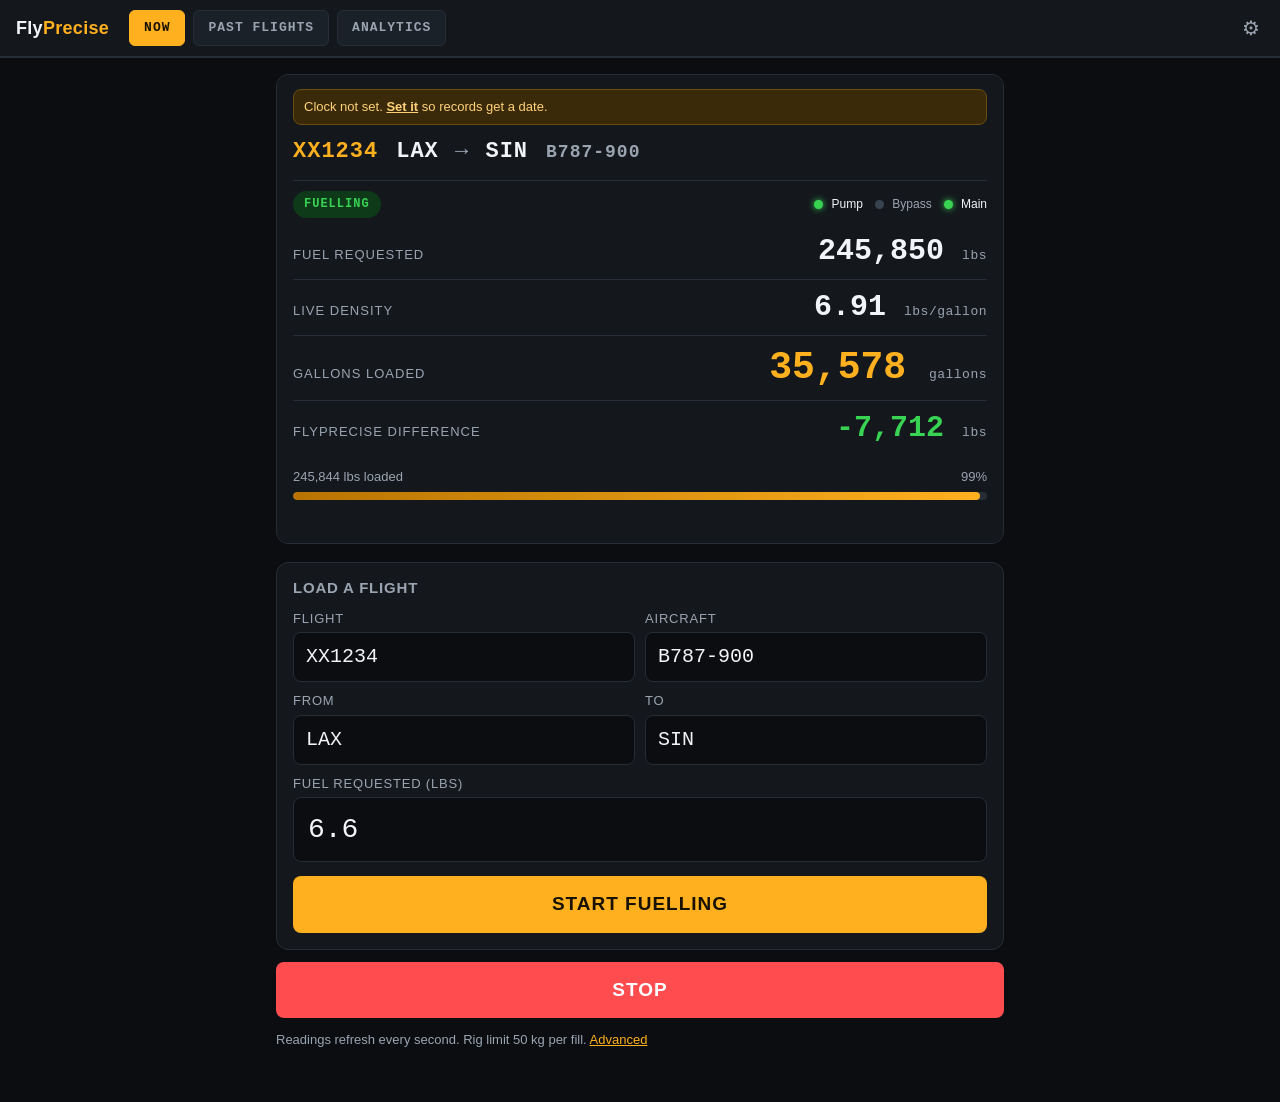
<file: frontend/index.html>
<!doctype html>
<html lang="en">
  <head>
    <meta charset="utf-8" />
    <meta name="viewport" content="width=device-width,initial-scale=1" />
    <title>FlyPrecise</title>
    <link rel="manifest" href="manifest.json" />
    <link rel="icon" href="icon.svg" type="image/svg+xml" />
    <link rel="apple-touch-icon" href="icon.svg" />
    <meta name="theme-color" content="#0b0d10" />
    <link rel="stylesheet" href="style.css" />
  </head>
  <body>
    <header>
      <a class="brand" href="index.html">Fly<span>Precise</span></a>
      <nav class="tabs">
        <a href="index.html" class="on">NOW</a>
        <a href="past.html">PAST FLIGHTS</a>
        <a href="analytics.html">ANALYTICS</a>
      </nav>
      <a class="gear" href="settings.html" title="Settings">&#9881;</a>
    </header>
    <main>
      <iframe class="live" src="live.html" title="Live readings"></iframe>
      <form class="load" method="post" action="/start">
        <h2>Load a flight</h2>
        <div class="grid">
          <label>
            Flight
            <input
              name="flight"
              type="text"
              maxlength="10"
              placeholder="XX1234"
              autocomplete="off"
              required
              value="XX1234"
            />
          </label>
          <label>
            Aircraft
            <input
              name="acft"
              type="text"
              maxlength="14"
              placeholder="B787-900"
              autocomplete="off"
              value="B787-900"
            />
          </label>
          <label>
            From
            <input name="from" type="text" maxlength="4" placeholder="LAX" autocomplete="off" value="LAX" />
          </label>
          <label>
            To
            <input name="to" type="text" maxlength="4" placeholder="SIN" autocomplete="off" value="SIN" />
          </label>
        </div>
        <label class="fuel">
          Fuel requested (lbs)
          <input
            name="fuel"
            type="number"
            inputmode="decimal"
            min="0.1"
            max="110"
            step="0.1"
            placeholder="0.0"
            required
            value="6.6"
          />
        </label>
        <button class="btn start" type="submit">START FUELLING</button>
      </form>
      <form method="post" action="/stop"><button class="btn stop" type="submit">STOP</button></form>
      <p class="hint">
        Readings refresh every second. Rig limit 50 kg per fill.
        <a href="advanced.html">Advanced</a>
      </p>
    </main>
  </body>
</html>
</file>
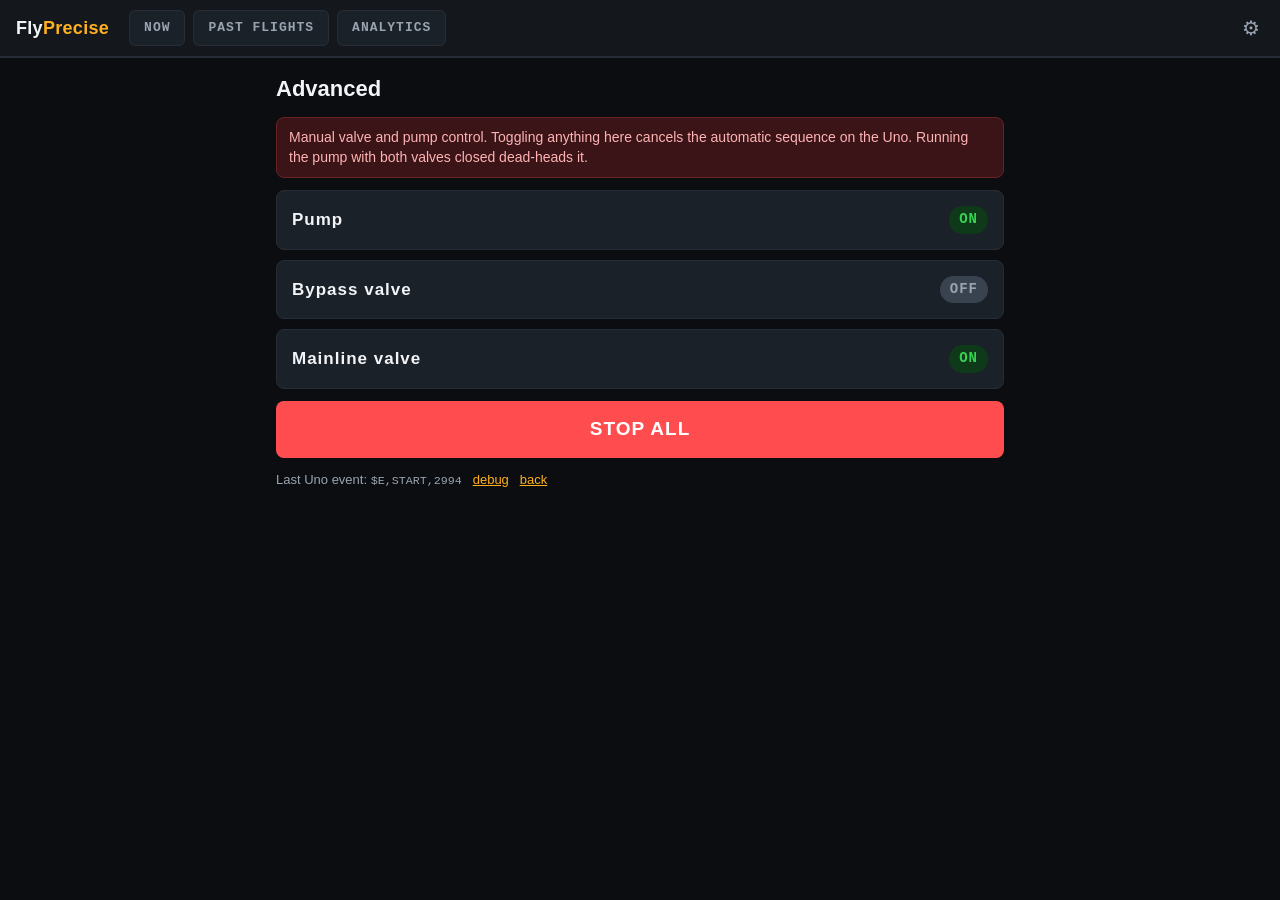
<file: frontend/advanced.html>
<!doctype html>
<html lang="en">
  <head>
    <meta charset="utf-8" />
    <meta name="viewport" content="width=device-width,initial-scale=1" />
    <title>FlyPrecise</title>
    <link rel="manifest" href="manifest.json" />
    <link rel="icon" href="icon.svg" type="image/svg+xml" />
    <link rel="apple-touch-icon" href="icon.svg" />
    <meta name="theme-color" content="#0b0d10" />
    <link rel="stylesheet" href="style.css" />
  </head>
  <body>
    <header>
      <a class="brand" href="index.html">Fly<span>Precise</span></a>
      <nav class="tabs">
        <a href="index.html">NOW</a>
        <a href="past.html">PAST FLIGHTS</a>
        <a href="analytics.html">ANALYTICS</a>
      </nav>
      <a class="gear" href="settings.html" title="Settings">&#9881;</a>
    </header>
    <main>
      <h1>Advanced</h1>
      <div class="banner err">
        Manual valve and pump control. Toggling anything here cancels the automatic sequence on the Uno.
        Running the pump with both valves closed dead-heads it.
      </div>
      <div class="adv">
        <form method="post" action="/advanced">
          <input type="hidden" name="cmd" value="P" />
          <button class="btn adv-btn" type="submit">
            <span>Pump</span>
            <b class="state on">ON</b>
          </button>
        </form>
        <form method="post" action="/advanced">
          <input type="hidden" name="cmd" value="B" />
          <button class="btn adv-btn" type="submit">
            <span>Bypass valve</span>
            <b class="state">OFF</b>
          </button>
        </form>
        <form method="post" action="/advanced">
          <input type="hidden" name="cmd" value="M" />
          <button class="btn adv-btn" type="submit">
            <span>Mainline valve</span>
            <b class="state on">ON</b>
          </button>
        </form>
      </div>
      <form method="post" action="/stop"><button class="btn stop" type="submit">STOP ALL</button></form>
      <p class="hint">
        Last Uno event:
        <code>$E,START,2994</code>
        &nbsp;
        <a href="/debug">debug</a>
        &nbsp;
        <a href="index.html">back</a>
      </p>
    </main>
  </body>
</html>
</file>
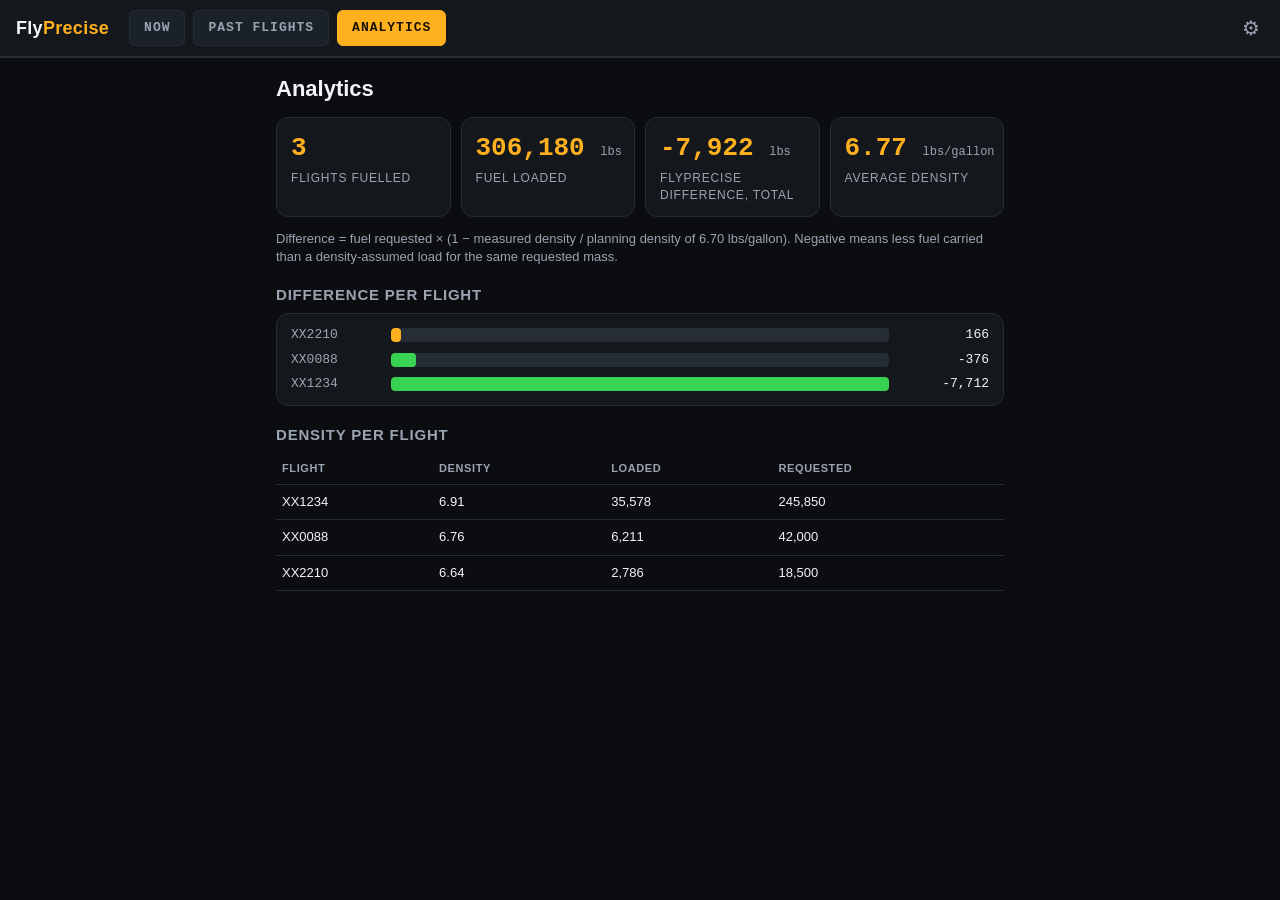
<file: frontend/analytics.html>
<!doctype html>
<html lang="en">
  <head>
    <meta charset="utf-8" />
    <meta name="viewport" content="width=device-width,initial-scale=1" />
    <title>FlyPrecise</title>
    <link rel="manifest" href="manifest.json" />
    <link rel="icon" href="icon.svg" type="image/svg+xml" />
    <link rel="apple-touch-icon" href="icon.svg" />
    <meta name="theme-color" content="#0b0d10" />
    <link rel="stylesheet" href="style.css" />
  </head>
  <body>
    <header>
      <a class="brand" href="index.html">Fly<span>Precise</span></a>
      <nav class="tabs">
        <a href="index.html">NOW</a>
        <a href="past.html">PAST FLIGHTS</a>
        <a href="analytics.html" class="on">ANALYTICS</a>
      </nav>
      <a class="gear" href="settings.html" title="Settings">&#9881;</a>
    </header>
    <main>
      <h1>Analytics</h1>
      <div class="tiles">
        <div class="tile">
          <div class="tv">
            3
            <small></small>
          </div>
          <div class="tl">Flights fuelled</div>
        </div>
        <div class="tile">
          <div class="tv">
            306,180
            <small>lbs</small>
          </div>
          <div class="tl">Fuel loaded</div>
        </div>
        <div class="tile">
          <div class="tv">
            -7,922
            <small>lbs</small>
          </div>
          <div class="tl">FlyPrecise difference, total</div>
        </div>
        <div class="tile">
          <div class="tv">
            6.77
            <small>lbs/gallon</small>
          </div>
          <div class="tl">Average density</div>
        </div>
      </div>
      <p class="hint">
        Difference = fuel requested &times; (1 &minus; measured density / planning density of 6.70
        lbs/gallon). Negative means less fuel carried than a density-assumed load for the same requested mass.
      </p>
      <h2>Difference per flight</h2>
      <div class="chart">
        <div class="cr">
          <span class="cl">XX2210</span>
          <span class="cb"><i class="pos" style="width: 2%"></i></span>
          <span class="cv">166</span>
        </div>
        <div class="cr">
          <span class="cl">XX0088</span>
          <span class="cb"><i class="neg" style="width: 5%"></i></span>
          <span class="cv">-376</span>
        </div>
        <div class="cr">
          <span class="cl">XX1234</span>
          <span class="cb"><i class="neg" style="width: 100%"></i></span>
          <span class="cv">-7,712</span>
        </div>
      </div>
      <h2>Density per flight</h2>
      <div class="tablewrap">
        <table>
          <thead>
            <tr>
              <th>Flight</th>
              <th>Density</th>
              <th>Loaded</th>
              <th>Requested</th>
            </tr>
          </thead>
          <tbody>
            <tr>
              <td>XX1234</td>
              <td>6.91</td>
              <td>35,578</td>
              <td>245,850</td>
            </tr>
            <tr>
              <td>XX0088</td>
              <td>6.76</td>
              <td>6,211</td>
              <td>42,000</td>
            </tr>
            <tr>
              <td>XX2210</td>
              <td>6.64</td>
              <td>2,786</td>
              <td>18,500</td>
            </tr>
          </tbody>
        </table>
      </div>
    </main>
  </body>
</html>
</file>
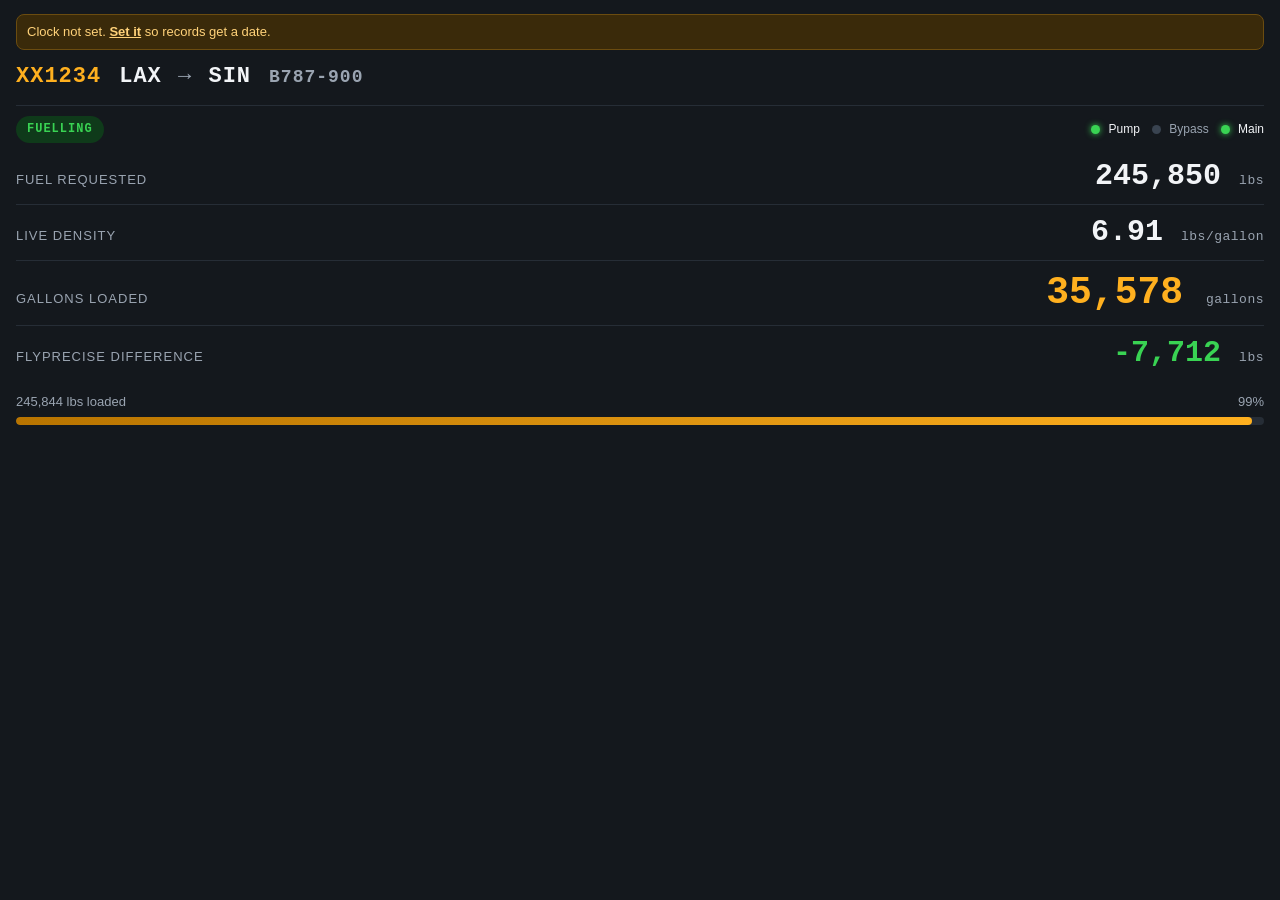
<file: frontend/live.html>
<!doctype html>
<html lang="en">
  <head>
    <meta charset="utf-8" />
    <meta name="viewport" content="width=device-width,initial-scale=1" />
    <meta http-equiv="refresh" content="1" />
    <title>FlyPrecise</title>
    <link rel="stylesheet" href="style.css" />
  </head>
  <body class="live">
    <div class="banner warn">
      Clock not set.
      <a href="settings.html" target="_top">Set it</a>
      so records get a date.
    </div>
    <div class="flight">
      <b>XX1234</b>
      <span class="route">
        LAX
        <i>&rarr;</i>
        SIN
      </span>
      <span class="acft">B787-900</span>
    </div>
    <div class="status">
      <span class="pill p-run">FUELLING</span>
      <span class="dots">
        <span class="dot on">
          <i></i>
          Pump
        </span>
        <span class="dot">
          <i></i>
          Bypass
        </span>
        <span class="dot on">
          <i></i>
          Main
        </span>
      </span>
    </div>
    <div class="readouts">
      <div class="ro">
        <span class="lbl">Fuel requested</span>
        <span class="num">
          245,850
          <small>lbs</small>
        </span>
      </div>
      <div class="ro">
        <span class="lbl">Live density</span>
        <span class="num">
          6.91
          <small>lbs/gallon</small>
        </span>
      </div>
      <div class="ro big">
        <span class="lbl">Gallons loaded</span>
        <span class="num">
          35,578
          <small>gallons</small>
        </span>
      </div>
      <div class="ro diff">
        <span class="lbl">FlyPrecise difference</span>
        <span class="num">
          -7,712
          <small>lbs</small>
        </span>
      </div>
    </div>
    <div class="target">
      <span>245,844 lbs loaded</span>
      <span>99%</span>
    </div>
    <div class="bar"><div style="width: 99%"></div></div>
  </body>
</html>
</file>
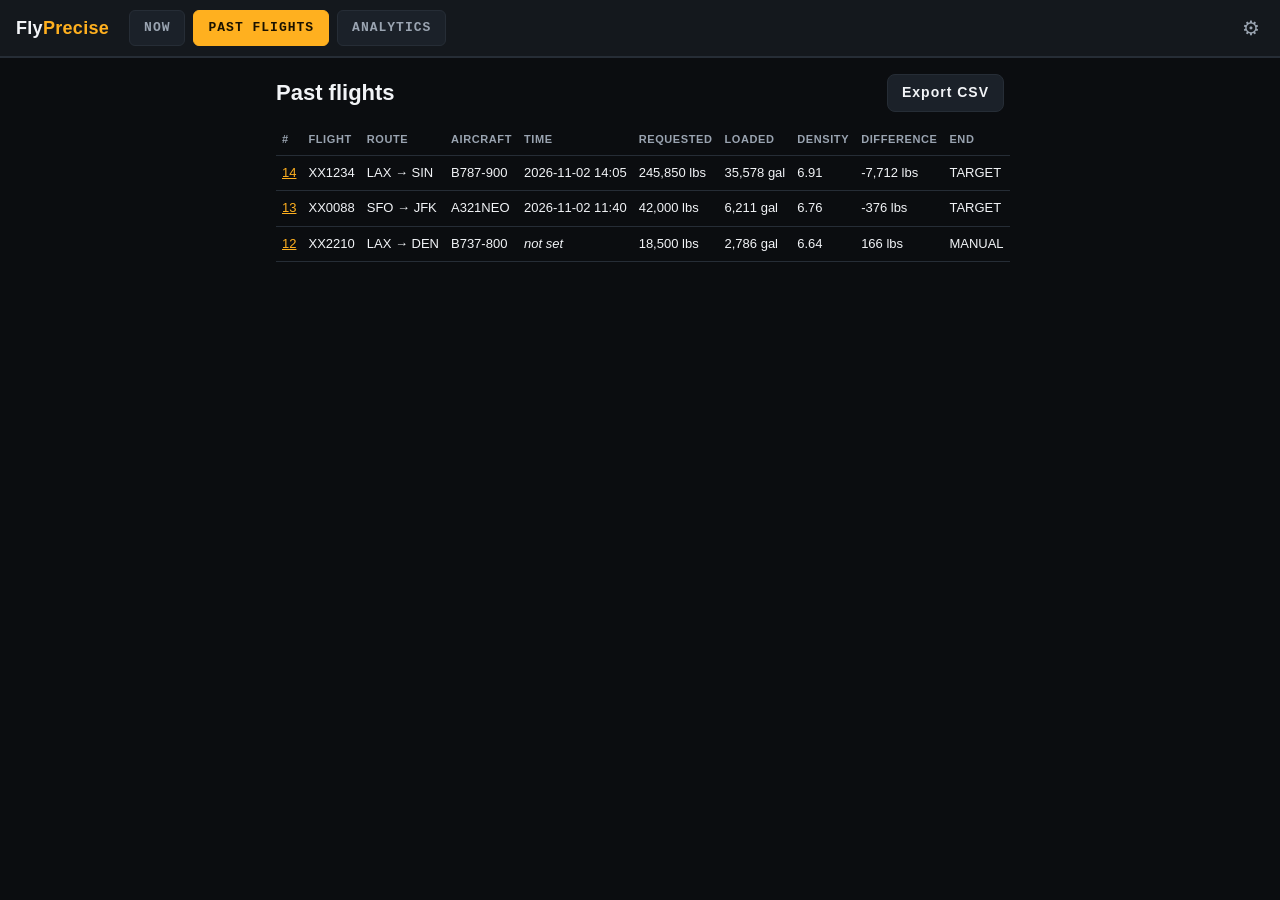
<file: frontend/past.html>
<!doctype html>
<html lang="en">
  <head>
    <meta charset="utf-8" />
    <meta name="viewport" content="width=device-width,initial-scale=1" />
    <title>FlyPrecise</title>
    <link rel="manifest" href="manifest.json" />
    <link rel="icon" href="icon.svg" type="image/svg+xml" />
    <link rel="apple-touch-icon" href="icon.svg" />
    <meta name="theme-color" content="#0b0d10" />
    <link rel="stylesheet" href="style.css" />
  </head>
  <body>
    <header>
      <a class="brand" href="index.html">Fly<span>Precise</span></a>
      <nav class="tabs">
        <a href="index.html">NOW</a>
        <a href="past.html" class="on">PAST FLIGHTS</a>
        <a href="analytics.html">ANALYTICS</a>
      </nav>
      <a class="gear" href="settings.html" title="Settings">&#9881;</a>
    </header>
    <main>
      <div class="row">
        <h1>Past flights</h1>
        <a class="btn small" href="/export.csv">Export CSV</a>
      </div>
      <div class="tablewrap">
        <table>
          <thead>
            <tr>
              <th>#</th>
              <th>Flight</th>
              <th>Route</th>
              <th>Aircraft</th>
              <th>Time</th>
              <th>Requested</th>
              <th>Loaded</th>
              <th>Density</th>
              <th>Difference</th>
              <th>End</th>
            </tr>
          </thead>
          <tbody>
            <tr>
              <td><a href="slip.html">14</a></td>
              <td>XX1234</td>
              <td>LAX &rarr; SIN</td>
              <td>B787-900</td>
              <td>2026-11-02 14:05</td>
              <td>245,850 lbs</td>
              <td>35,578 gal</td>
              <td>6.91</td>
              <td>-7,712 lbs</td>
              <td>TARGET</td>
            </tr>
            <tr>
              <td><a href="slip.html">13</a></td>
              <td>XX0088</td>
              <td>SFO &rarr; JFK</td>
              <td>A321NEO</td>
              <td>2026-11-02 11:40</td>
              <td>42,000 lbs</td>
              <td>6,211 gal</td>
              <td>6.76</td>
              <td>-376 lbs</td>
              <td>TARGET</td>
            </tr>
            <tr>
              <td><a href="slip.html">12</a></td>
              <td>XX2210</td>
              <td>LAX &rarr; DEN</td>
              <td>B737-800</td>
              <td><i>not set</i></td>
              <td>18,500 lbs</td>
              <td>2,786 gal</td>
              <td>6.64</td>
              <td>166 lbs</td>
              <td>MANUAL</td>
            </tr>
          </tbody>
        </table>
      </div>
    </main>
  </body>
</html>
</file>
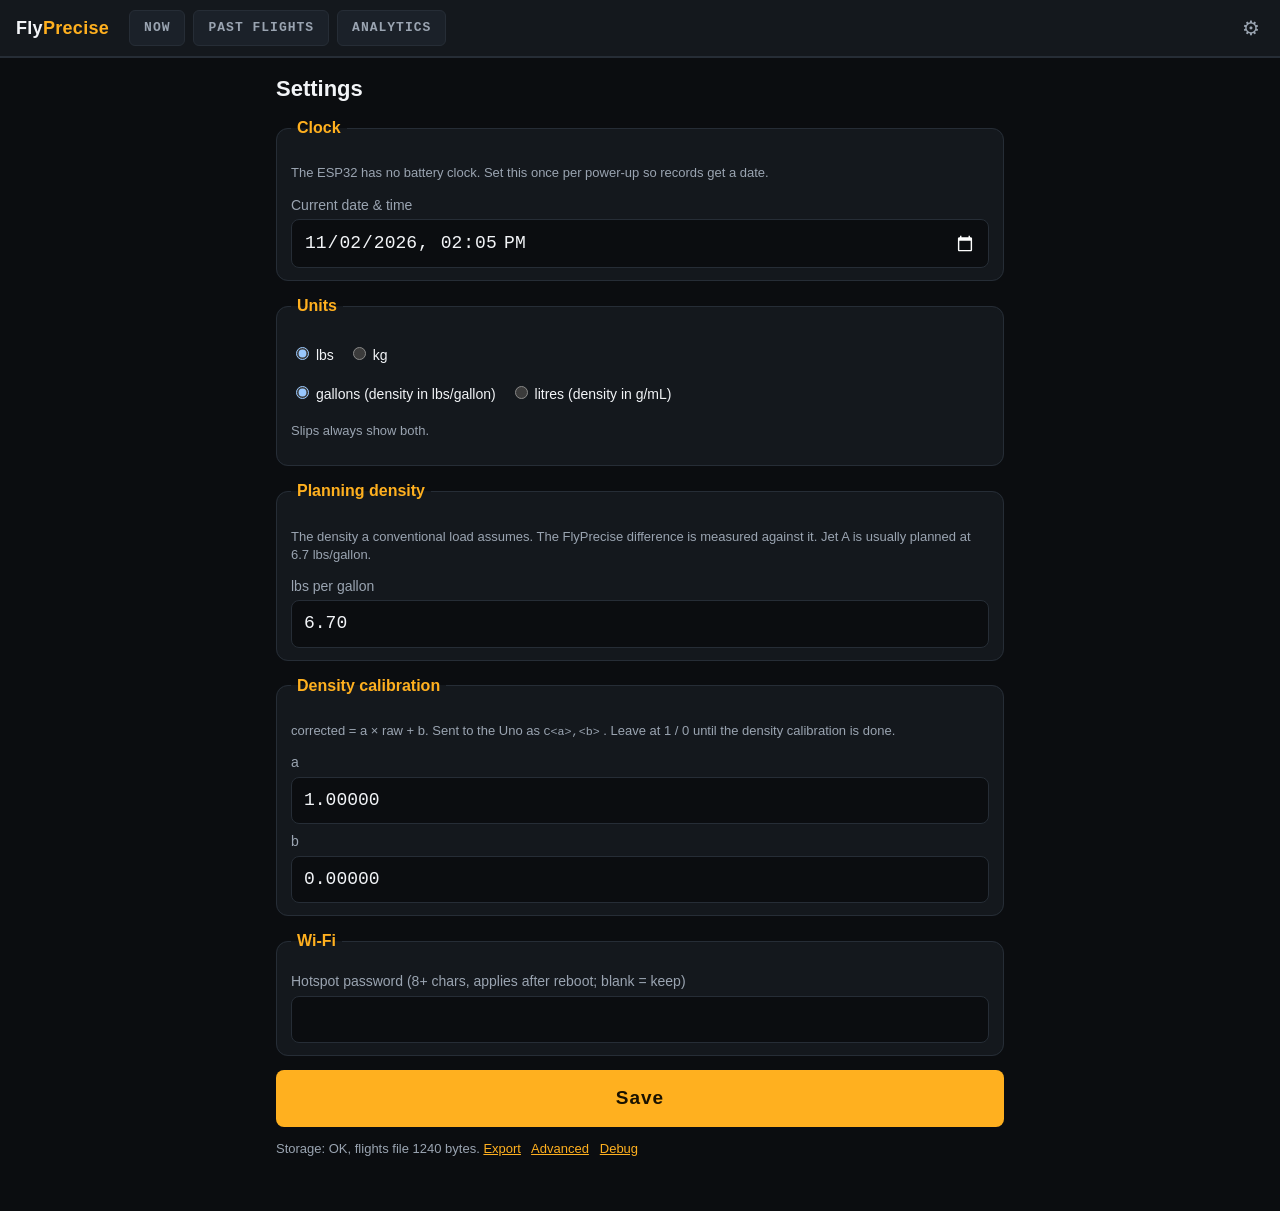
<file: frontend/settings.html>
<!doctype html>
<html lang="en">
  <head>
    <meta charset="utf-8" />
    <meta name="viewport" content="width=device-width,initial-scale=1" />
    <title>FlyPrecise</title>
    <link rel="manifest" href="manifest.json" />
    <link rel="icon" href="icon.svg" type="image/svg+xml" />
    <link rel="apple-touch-icon" href="icon.svg" />
    <meta name="theme-color" content="#0b0d10" />
    <link rel="stylesheet" href="style.css" />
  </head>
  <body>
    <header>
      <a class="brand" href="index.html">Fly<span>Precise</span></a>
      <nav class="tabs">
        <a href="index.html">NOW</a>
        <a href="past.html">PAST FLIGHTS</a>
        <a href="analytics.html">ANALYTICS</a>
      </nav>
      <a class="gear" href="settings.html" title="Settings">&#9881;</a>
    </header>
    <main>
      <h1>Settings</h1>
      <form method="post" action="/settings" class="settings">
        <fieldset>
          <legend>Clock</legend>
          <p class="hint">
            The ESP32 has no battery clock. Set this once per power-up so records get a date.
          </p>
          <label for="dt">Current date &amp; time</label>
          <input id="dt" name="dt" type="datetime-local" value="2026-11-02T14:05" />
        </fieldset>
        <fieldset>
          <legend>Units</legend>
          <div class="opts">
            <label class="opt">
              <input type="radio" name="um" value="lb" checked />
              lbs
            </label>
            <label class="opt">
              <input type="radio" name="um" value="kg" />
              kg
            </label>
          </div>
          <div class="opts">
            <label class="opt">
              <input type="radio" name="uv" value="gal" checked />
              gallons (density in lbs/gallon)
            </label>
            <label class="opt">
              <input type="radio" name="uv" value="L" />
              litres (density in g/mL)
            </label>
          </div>
          <p class="hint">Slips always show both.</p>
        </fieldset>
        <fieldset>
          <legend>Planning density</legend>
          <p class="hint">
            The density a conventional load assumes. The FlyPrecise difference is measured against it. Jet A
            is usually planned at 6.7 lbs/gallon.
          </p>
          <label for="nd">lbs per gallon</label>
          <input id="nd" name="nd" type="number" step="0.01" min="5" max="9" value="6.70" />
        </fieldset>
        <fieldset>
          <legend>Density calibration</legend>
          <p class="hint">
            corrected = a &times; raw + b. Sent to the Uno as
            <code>C&lt;a&gt;,&lt;b&gt;</code>
            . Leave at 1 / 0 until the density calibration is done.
          </p>
          <label for="ca">a</label>
          <input id="ca" name="ca" type="number" step="any" value="1.00000" />
          <label for="cb">b</label>
          <input id="cb" name="cb" type="number" step="any" value="0.00000" />
        </fieldset>
        <fieldset>
          <legend>Wi-Fi</legend>
          <label for="ap">Hotspot password (8+ chars, applies after reboot; blank = keep)</label>
          <input id="ap" name="ap" type="text" minlength="8" maxlength="32" autocomplete="off" />
        </fieldset>
        <button class="btn start" type="submit">Save</button>
      </form>
      <p class="hint">
        Storage: OK, flights file 1240 bytes.
        <a href="/export.csv">Export</a>
        &nbsp;
        <a href="advanced.html">Advanced</a>
        &nbsp;
        <a href="/debug">Debug</a>
      </p>
    </main>
  </body>
</html>
</file>
<file: frontend/style.css>
/* FlyPrecise dashboard. Pure CSS, no JS. Layout per the team sketch: tab bar, flight line, label : value readouts. */
:root{
  --bg:#0b0d10;--panel:#14181d;--panel2:#1b2129;--line:#262d36;
  --fg:#f2f4f7;--fg2:#9aa4b1;--amber:#ffb01f;--amber2:#b87400;
  --green:#39d353;--red:#ff4d4f;--blue:#4ea1ff;
  --radius:12px;--mono:ui-monospace,SFMono-Regular,Menlo,Consolas,"Liberation Mono",monospace;
  --sans:-apple-system,BlinkMacSystemFont,"Segoe UI",Roboto,Helvetica,Arial,sans-serif;
  color-scheme:dark;
}
*{box-sizing:border-box}
html,body{margin:0;padding:0}
body{background:var(--bg);color:var(--fg);font:16px/1.4 var(--sans);-webkit-text-size-adjust:100%}
a{color:var(--amber)}
main{max-width:760px;margin:0 auto;padding:16px 16px 40px}
h1{font-size:22px;margin:0 0 12px}
h2{font-size:15px;margin:18px 0 8px;color:var(--fg2);text-transform:uppercase;letter-spacing:.8px}
code{font-family:var(--mono);font-size:.9em;color:var(--fg2)}

/* header + tab bar (sketch: three boxed tabs along the top) */
header{display:flex;align-items:center;gap:14px;padding:10px 16px;border-bottom:2px solid var(--line);background:var(--panel);position:sticky;top:0;z-index:1}
.brand{font-weight:800;font-size:18px;letter-spacing:.3px;color:var(--fg);text-decoration:none;margin-right:6px;white-space:nowrap}
.brand span{color:var(--amber)}
.tabs{display:flex;gap:8px;flex:1;min-width:0;overflow-x:auto}
.tabs a{font-family:var(--mono);font-weight:700;font-size:13px;letter-spacing:1px;color:var(--fg2);text-decoration:none;
  padding:8px 14px;border:1px solid var(--line);border-radius:6px;background:var(--panel2);white-space:nowrap}
.tabs a.on{background:var(--amber);color:#1a1200;border-color:var(--amber)}
.gear{color:var(--fg2);text-decoration:none;font-size:20px;line-height:1;padding:4px}
.gear:hover{color:var(--fg)}

/* flash + banners */
.flash,.banner{border-radius:8px;padding:10px 12px;margin:0 0 12px;font-size:14px}
.flash.ok,.banner.ok{background:#11331a;color:#9ef0a9;border:1px solid #1e5c2b}
.flash.err,.banner.err{background:#3a1416;color:#ffb3b5;border:1px solid #6b2225}
.banner.warn{background:#3a2a0a;color:#ffd27a;border:1px solid #6b4c10}
.banner a{color:inherit;font-weight:600}
.hint{color:var(--fg2);font-size:13px}

/* live iframe (parent page) */
iframe.live{display:block;width:100%;height:470px;border:1px solid var(--line);border-radius:var(--radius);background:var(--panel);margin-bottom:18px}

/* live page (inside the iframe) */
body.live{background:var(--panel);padding:14px 16px;overflow-x:hidden}
body.live .banner{margin-bottom:8px;padding:8px 10px;font-size:13px}
.flight{display:flex;flex-wrap:wrap;align-items:baseline;gap:6px 18px;font-family:var(--mono);font-size:22px;font-weight:700;letter-spacing:1px;
  padding:4px 0 12px;border-bottom:1px solid var(--line);margin-bottom:10px}
.flight b{color:var(--amber)}
.flight .route i{font-style:normal;color:var(--fg2);padding:0 2px}
.flight .acft{color:var(--fg2);font-weight:600;font-size:18px}
.flight.none{color:var(--fg2);font-weight:600;font-size:17px}
.status{display:flex;align-items:center;justify-content:space-between;margin-bottom:6px}
.pill{font-family:var(--mono);font-weight:700;font-size:12px;letter-spacing:1px;padding:5px 11px;border-radius:999px;background:#2a313b;color:var(--fg2)}
.p-idle{background:#2a313b;color:#c7ced8}
.p-prime{background:#4a3300;color:var(--amber)}
.p-run{background:#0f3a1a;color:var(--green);animation:pulse 1.2s ease-in-out infinite}
.p-nolink{background:#3a1416;color:#ff8a8c}
@keyframes pulse{0%,100%{box-shadow:0 0 0 0 rgba(57,211,83,.45)}50%{box-shadow:0 0 0 6px rgba(57,211,83,0)}}
@media (prefers-reduced-motion:reduce){.p-run{animation:none}}
.dots{display:flex;gap:12px;font-size:12px;color:var(--fg2)}
.dot i{display:inline-block;width:9px;height:9px;border-radius:50%;background:#394350;margin-right:5px;vertical-align:-1px}
.dot.on i{background:var(--green);box-shadow:0 0 6px var(--green)}
.dot.on{color:var(--fg)}

/* readouts: LABEL ........ VALUE unit, one per line like the sketch */
.readouts{display:grid}
.ro{display:flex;justify-content:space-between;align-items:baseline;gap:12px;padding:11px 0;border-bottom:1px solid var(--line)}
.ro:last-child{border-bottom:0}
.lbl{font-size:13px;color:var(--fg2);text-transform:uppercase;letter-spacing:1px;white-space:nowrap}
.num{font-family:var(--mono);font-variant-numeric:tabular-nums;font-size:30px;font-weight:600;line-height:1.1;text-align:right;white-space:nowrap}
.num small{font-size:13px;color:var(--fg2);font-weight:500;letter-spacing:.5px}
.ro.big .num{font-size:38px;color:var(--amber)}
.ro.diff .num{color:var(--green)}
.target{display:flex;justify-content:space-between;font-size:13px;color:var(--fg2);margin:12px 0 6px;font-variant-numeric:tabular-nums}
.bar{height:8px;background:#262d36;border-radius:999px;overflow:hidden}
.bar div{height:100%;background:linear-gradient(90deg,var(--amber2),var(--amber));border-radius:999px}

/* load-a-flight form */
form.load{display:grid;gap:10px;margin-bottom:12px;background:var(--panel);border:1px solid var(--line);border-radius:var(--radius);padding:14px 16px 16px}
form.load h2{margin:0 0 2px}
.grid{display:grid;grid-template-columns:1fr 1fr;gap:10px}
.grid label,label.fuel{display:grid;gap:4px}
label{font-size:13px;color:var(--fg2);text-transform:uppercase;letter-spacing:.8px}
input[type=number],input[type=datetime-local],input[type=text]{
  width:100%;font:inherit;font-family:var(--mono);font-size:20px;padding:10px 12px;border-radius:8px;
  border:1px solid var(--line);background:var(--bg);color:var(--fg);text-transform:uppercase}
input[type=number]{text-transform:none}
label.fuel input{font-size:28px;padding:12px 14px}
input:focus{outline:2px solid var(--amber);border-color:var(--amber)}
input:invalid{border-color:var(--red)}
input::placeholder{color:#4a5563;text-transform:uppercase}
.btn{display:block;width:100%;font:inherit;font-weight:800;font-size:19px;letter-spacing:1px;padding:15px;border-radius:8px;border:0;cursor:pointer;text-align:center;text-decoration:none}
.btn.start{background:var(--amber);color:#1a1200;margin-top:4px}
.btn.start:active{background:var(--amber2)}
.btn.stop{background:var(--red);color:#fff;margin-bottom:12px}
.btn.stop:active{background:#b3282a}
.btn.small{width:auto;font-size:14px;padding:8px 14px;background:var(--panel2);color:var(--fg);border:1px solid var(--line)}
.row{display:flex;align-items:center;justify-content:space-between;margin-bottom:12px}
.row h1{margin:0}

/* settings */
fieldset{border:1px solid var(--line);border-radius:var(--radius);padding:12px 14px;margin:0 0 14px;background:var(--panel)}
legend{color:var(--amber);font-weight:700;padding:0 6px}
.settings label{display:block;margin:8px 0 4px;text-transform:none;letter-spacing:0;font-size:14px}
.opts{display:flex;gap:14px;flex-wrap:wrap;margin:6px 0}
.opt{display:inline-flex;align-items:center;gap:6px;color:var(--fg);font-size:15px;margin:0;text-transform:none;letter-spacing:0}
.settings input[type=number],.settings input[type=text],.settings input[type=datetime-local]{font-size:18px;padding:10px 12px;text-transform:none}

/* advanced */
.adv{display:grid;gap:10px;margin:12px 0}
.adv-btn{display:flex;justify-content:space-between;align-items:center;background:var(--panel2);color:var(--fg);border:1px solid var(--line);font-size:17px}
.state{font-family:var(--mono);font-size:14px;padding:4px 10px;border-radius:999px;background:#394350;color:var(--fg2)}
.state.on{background:#0f3a1a;color:var(--green)}

/* tables */
.tablewrap{overflow-x:auto;margin:0 -16px;padding:0 16px}
table{width:100%;border-collapse:collapse;font-size:13px;font-variant-numeric:tabular-nums}
th,td{text-align:left;padding:8px 6px;border-bottom:1px solid var(--line);white-space:nowrap}
th{color:var(--fg2);font-weight:600;font-size:11px;text-transform:uppercase;letter-spacing:.6px}

/* analytics */
.tiles{display:grid;grid-template-columns:repeat(auto-fit,minmax(150px,1fr));gap:10px;margin-bottom:10px}
.tile{background:var(--panel);border:1px solid var(--line);border-radius:var(--radius);padding:12px 14px}
.tv{font-family:var(--mono);font-variant-numeric:tabular-nums;font-size:26px;font-weight:600;color:var(--amber);white-space:nowrap}
.tv small{font-size:12px;color:var(--fg2);font-weight:500}
.tl{font-size:12px;color:var(--fg2);text-transform:uppercase;letter-spacing:.8px;margin-top:4px}
.chart{display:grid;gap:6px;background:var(--panel);border:1px solid var(--line);border-radius:var(--radius);padding:12px 14px}
.cr{display:grid;grid-template-columns:90px 1fr 90px;align-items:center;gap:10px;font-family:var(--mono);font-size:13px}
.cl{color:var(--fg2);overflow:hidden;text-overflow:ellipsis;white-space:nowrap}
.cb{height:14px;background:#262d36;border-radius:4px;overflow:hidden}
.cb i{display:block;height:100%;border-radius:4px;background:var(--amber)}
.cb i.neg{background:var(--green)}
.cv{text-align:right;font-variant-numeric:tabular-nums}

/* slip */
main.slip{color-scheme:light}
.ticket{background:#fff;color:#111;border-radius:10px;padding:18px 18px 14px;font-family:var(--mono);font-size:14px;box-shadow:0 2px 12px rgba(0,0,0,.35);max-width:400px;margin:0 auto 14px}
.tk-head{text-align:center;margin-bottom:12px}
.tk-brand{font-family:var(--sans);font-weight:900;font-size:22px;letter-spacing:.5px}
.tk-sub{color:#666;font-size:12px;text-transform:uppercase;letter-spacing:1.5px}
.ticket hr{border:0;border-top:1px dashed #999;margin:10px 0}
.ln{display:flex;justify-content:space-between;gap:10px;padding:4px 0}
.ln span{color:#555}
.ln b{text-align:right;font-weight:700}
.fill{display:flex;gap:10px;align-items:flex-end;padding:12px 0 4px}
.fill span{color:#555;white-space:nowrap}
.fill em{flex:1;border-bottom:1px solid #333;height:22px}
.tk-foot{color:#777;font-size:10px;text-align:center;margin-top:14px;font-family:var(--sans)}
@media print{
  body{background:#fff;color:#000}
  header,.noprint,nav{display:none !important}
  main{padding:0;max-width:none}
  .ticket{box-shadow:none;border-radius:0;max-width:none;padding:0}
  @page{margin:8mm}
}
@media print and (max-width:90mm){ @page{size:80mm auto;margin:3mm} .ticket{font-size:12px} }

/* phones */
@media (max-width:480px){
  .flight{font-size:18px}
  .num{font-size:24px}
  .ro.big .num{font-size:30px}
  .tabs a{padding:7px 10px;font-size:12px}
  .brand{display:none}
  th:nth-child(4),td:nth-child(4){display:none}
}
</file>
